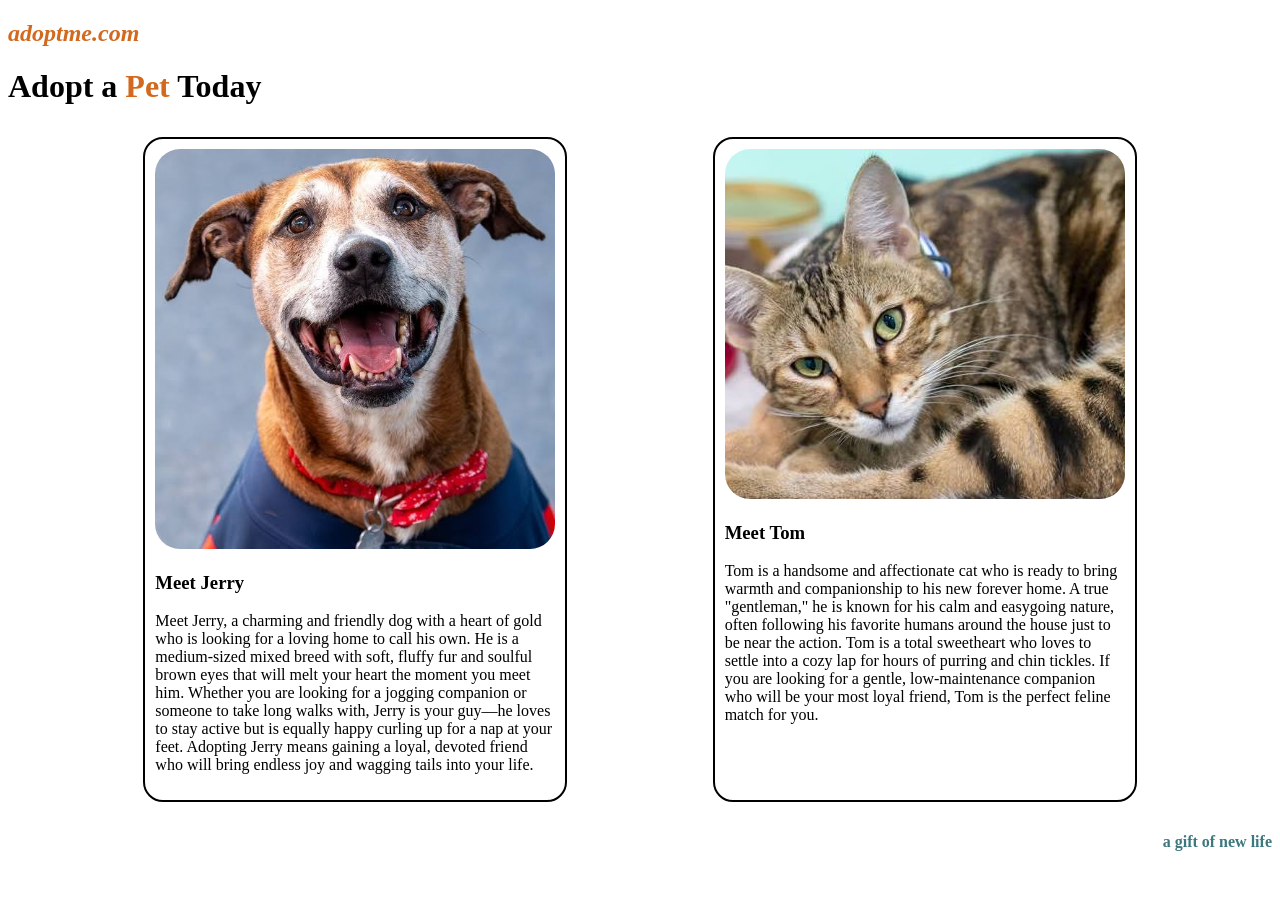
<file: pet-adoption-page/index.html>
<!DOCTYPE html>
<html lang="en">
<head>
    <meta charset="UTF-8">
    <meta name="viewport" content="width=device-width, initial-scale=1.0">
    <title>Pet Adoption Page</title>
    <link rel="stylesheet" href="styles.css">
</head>
<body>
    
        <h2><i>adoptme.com</i></h2>
        <h1>Adopt a <span>Pet</span> Today</h1>

        <div id="pets">
            <div id="cards">
                <img src="jerry.jpg" alt="jerry">
                <h3>Meet Jerry</h3>
                <p>Meet Jerry, a charming and friendly dog with a heart of gold who is looking for a loving home to call his own. He is a medium-sized mixed breed with soft, fluffy fur and soulful brown eyes that will melt your heart the moment you meet him. Whether you are looking for a jogging companion or someone to take long walks with, Jerry is your guy—he loves to stay active but is equally happy curling up for a nap at your feet. Adopting Jerry means gaining a loyal, devoted friend who will bring endless joy and wagging tails into your life.</p>
            </div>
            <div id="cards">
                <img src="tom.jpg" alt="tom">
                <h3>Meet Tom</h3>
                <p>Tom is a handsome and affectionate cat who is ready to bring warmth and companionship to his new forever home. A true "gentleman," he is known for his calm and easygoing nature, often following his favorite humans around the house just to be near the action. Tom is a total sweetheart who loves to settle into a cozy lap for hours of purring and chin tickles. If you are looking for a gentle, low-maintenance companion who will be your most loyal friend, Tom is the perfect feline match for you.</p>
            </div>
        </div>
        <h4>a gift of new life</h4>
    
</body>
</html>
</file>
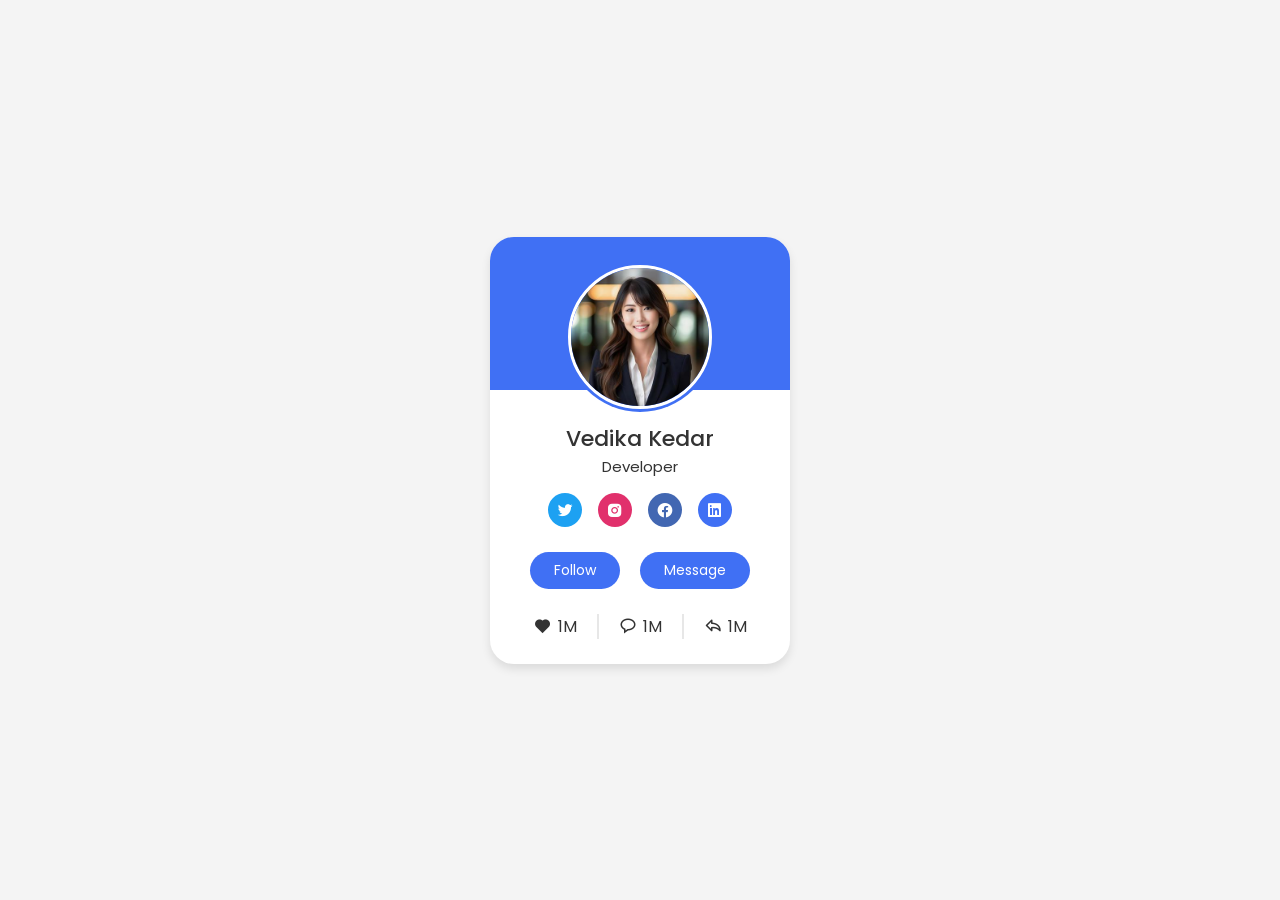
<file: profile-card-ui/index.html>
<!DOCTYPE html>
<html lang="en">
<head>
    <meta charset="UTF-8">
    <meta http-equiv="X-UA-Compatible" content="IE=edge" /> <!--tag was used to force older versions of Internet Explorer (IE) to use their latest available rendering engine-->
    <meta name="viewport" content="width=device-width, initial-scale=1.0">

    <title>Profile card UI Design</title>
    <!--Linking CSS-->
    <link rel="stylesheet" href="styles.css">

    <!--boxicons css-->
    <link href='https://unpkg.com/boxicons@2.1.4/css/boxicons.min.css' rel='stylesheet'>
</head>
<body>
    <div class="profile-card">
        <div class="image">
            <img src="profile.jpeg" alt="profile-image" class="profile-image">
        </div>

        <div class="text-data">
            <span class="name">Vedika Kedar</span>
            <span class="job">Developer</span>
        </div>

        <div class="media-buttons">
            <a href="#" style="background: #1da1f2;" class="link">
                <i class='bx bxl-twitter'></i>
            </a>
            <a href="#" style="background: #e1306c;" class="link">
                <i class='bx bxl-instagram-alt' ></i>
            </a>
            <a href="#" style="background: #4267b2;" class="link">
                <i class='bx bxl-facebook-circle' ></i>
            </a>
            <a href="#" class="link">
                <i class='bx bxl-linkedin-square' ></i>
            </a>
        </div>
        <div class="buttons">
            <button class="button">
                Follow
            </button>
            <button class="button">
                Message
            </button>
        </div>
        <div class="analytics">
            <div class="data">
                <i class='bx bxs-heart' ></i>
                <span class="number">1M</span>
            </div>
            <div class="data">
                <i class='bx bx-message-rounded' ></i>
                <span class="number">1M</span>
            </div>
            <div class="data">
                <i class='bx bx-share' ></i>
                <span class="number">1M</span>
            </div>
        </div>
    </div>
</body>
</html>
</file>
<file: pet-adoption-page/styles.css>
#pets {
    display: flex;
    justify-content: space-evenly;
}
img{
    width: 100%;
    border-radius:25px;
    
}
#cards{
    width: 400px;
    border: 2px solid black;
    border-radius: 20px;
    margin: 10px;
    padding: 10px;

}

h4 {
  text-align: right;
  color: #3c787e;
}

h2 {
    color: chocolate;
}

span {
    color: chocolate;
}

@media (max-width: 375px) {
    #pets {
        flex-wrap: wrap;
    }
}
</file>
<file: profile-card-ui/styles.css>
/*google fonts*/
@import url('https://fonts.googleapis.com/css2?family=Poppins:ital,wght@0,100;0,200;0,300;0,400;0,500;0,600;0,700;0,800;0,900;1,100;1,200;1,300;1,400;1,500;1,600;1,700;1,800;1,900&display=swap');

* {
    margin: 0;
    padding: 0;
    box-sizing: border-box;
    font-family: "Poppins", sans-serif;
}
body {
    height: 100vh;
    display: flex;
    justify-content: center;
    align-items: center;
    background-color: #f4f4f4;
}
.profile-card {
    display: flex;
    flex-direction: column;
    align-items: center;
    max-width: 300px;
    width: 100%;
    background: #fff;
    border-radius: 24px;
    padding: 25px;
    box-shadow: 0 5px 10px rgba(0, 0, 0, 0.1);
    position: relative;
}
.profile-card::before {
    content: ""; /*This creates a fake element before the card content, You used it to create the blue top background.Smart UI trick*/
    top: 0;
    left: 0;
    border-radius: 24px 24px 0 0;
    position: absolute;
    height: 36%;
    width: 100%;
    background-color: #4070f4;
}
.image {
    position: relative; /*it does not affect the layout of surrounding elements, which act as if the element is still in its original, static position*/
    height: 150px;
    width: 150px;
    border-radius: 50%;
    background-color: #4070f4;
    padding: 3px;
    margin-bottom: 10px;
}
.image .profile-image {
    height: 100%;
    width: 100%;
    object-fit: cover; /*to control how they scale inside their defined dimensions. */
    border-radius: 50%;
    border: 3px solid #fff;
}
.profile-card .text-data {
    display: flex;
    flex-direction: column;
    align-items: center;
    color: #333;
}
.text-data .name {
    font-size: 22px;
    font-weight: 500;
}
.text-data .job {
    font-size: 15px;
    font-weight: 400;
}
.profile-card .media-buttons {
    display: flex;
    align-items: center;
    margin-top: 15px ;
}
.media-buttons .link {
    background-color: #4070f4;
    text-decoration: none;
    margin: 0 8px;
    height: 34px;
    width: 34px;
    border-radius: 50%;
    display: flex;
    align-items: center;
    justify-content: center;
    color: #fff;
    font-size: 18px;

}
.profile-card .buttons {
    display: flex;
    align-items: center;
    justify-content: center;
    margin-top: 25px;

}
.buttons .button {
    font-size: 14px;
    color: #fff;
    border: none;
    font-weight: 400;
    border-radius: 24px;
    margin: 0 10px;
    background-color: #4070f4;
    padding: 8px 24px;
    cursor: pointer;
    transition: all 0.3s ease;
}
.buttons .button:hover {
    background-color: darkturquoise;
}
.profile-card .analytics {
    display: flex;
    align-items: center;
    margin-top: 25px;
}
.analytics .data {
    display: flex;
    align-items: center;
    color: #333;
    padding: 0 20px;
    border-right: 2px solid #e7e7e7;

}
.data i {
    margin-right: 6px;
    font-size: 18px;
}
.data:last-child {
    border-right: none;
}
</file>
